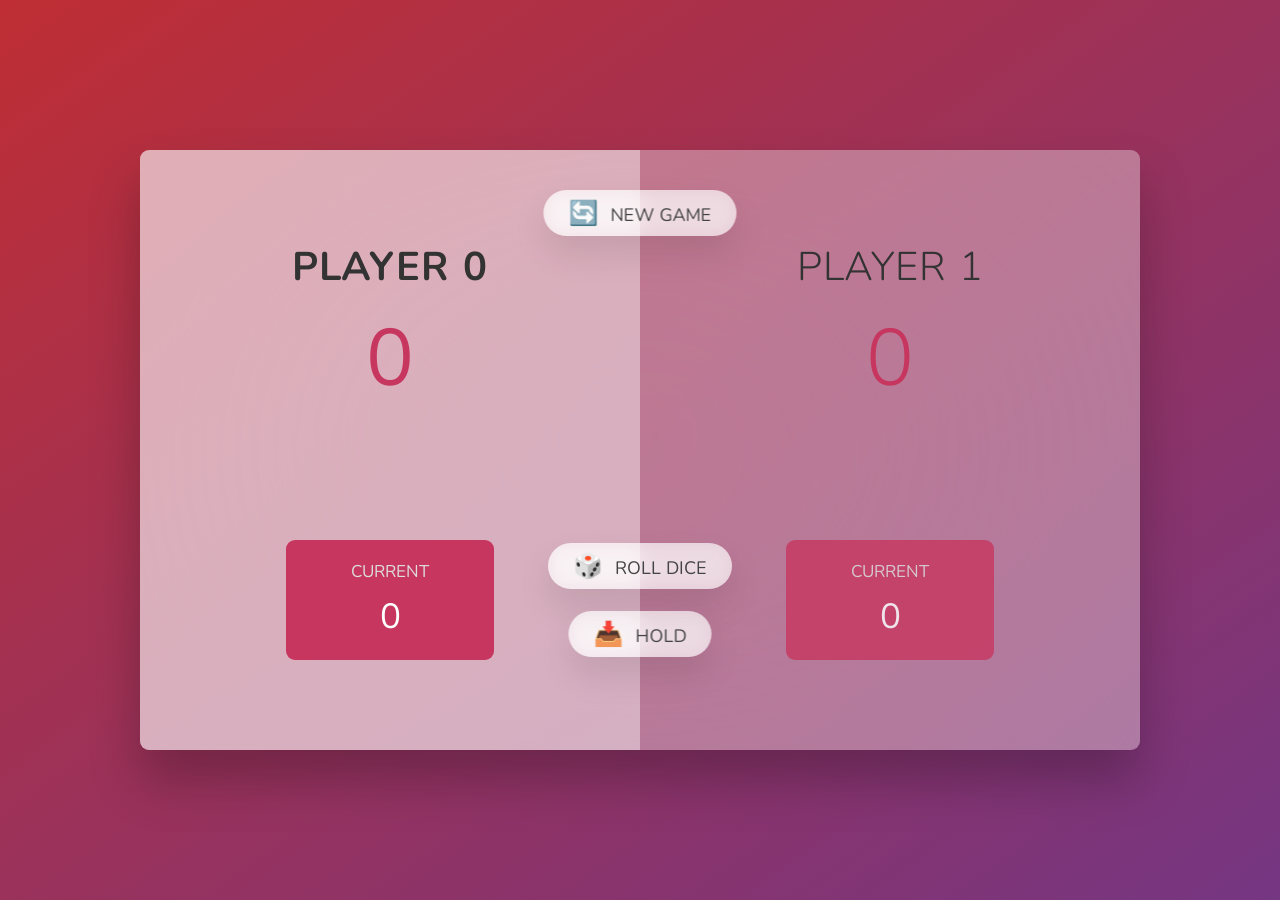
<file: PJS Game Files/index.html>
<!DOCTYPE html>
<html lang="en">
  <head>
    <meta charset="UTF-8" />
    <meta name="viewport" content="width=device-width, initial-scale=1.0" />
    <meta http-equiv="X-UA-Compatible" content="ie=edge" />
    <link rel="stylesheet" href="style.css" />
    <title>Ludo Game</title>
  </head>
  <body>
    <h1 id="winner--text"></h1>
    <main>
      <section class="player player--0 player--active">
        <h2 class="name" id="name--0">Player 0</h2>
        <p class="score" id="score--0">0</p>
        <div class="current">
          <p class="current-label">Current</p>
          <p class="current-score" id="current--0">0</p>
        </div>
      </section>
      <section class="player player--1">
        <h2 class="name" id="name--1">Player 1</h2>
        <p class="score" id="score--1">0</p>
        <div class="current">
          <p class="current-label">Current</p>
          <p class="current-score" id="current--1">0</p>
        </div>
      </section>
      
      <img src="winner.gif" alt="" id="winner--img" class="winner--img">
      <img src="dice-5.png" alt="Playing dice" class="dice hidden" id="dice"/>
      
      
      <button class="btn btn--new" id="restart">🔄 New game</button>
      <button class="btn btn--roll" id="btn--roll">🎲 Roll dice</button> 
      <button class="btn btn--roll play--again" id="btn-play-again">📥 Play Again</button> 
      <button class="btn btn--hold" id="btnHold">📥 Hold</button>
    </main>
    <script src="script.js"></script>
  </body>
</html>
</file>
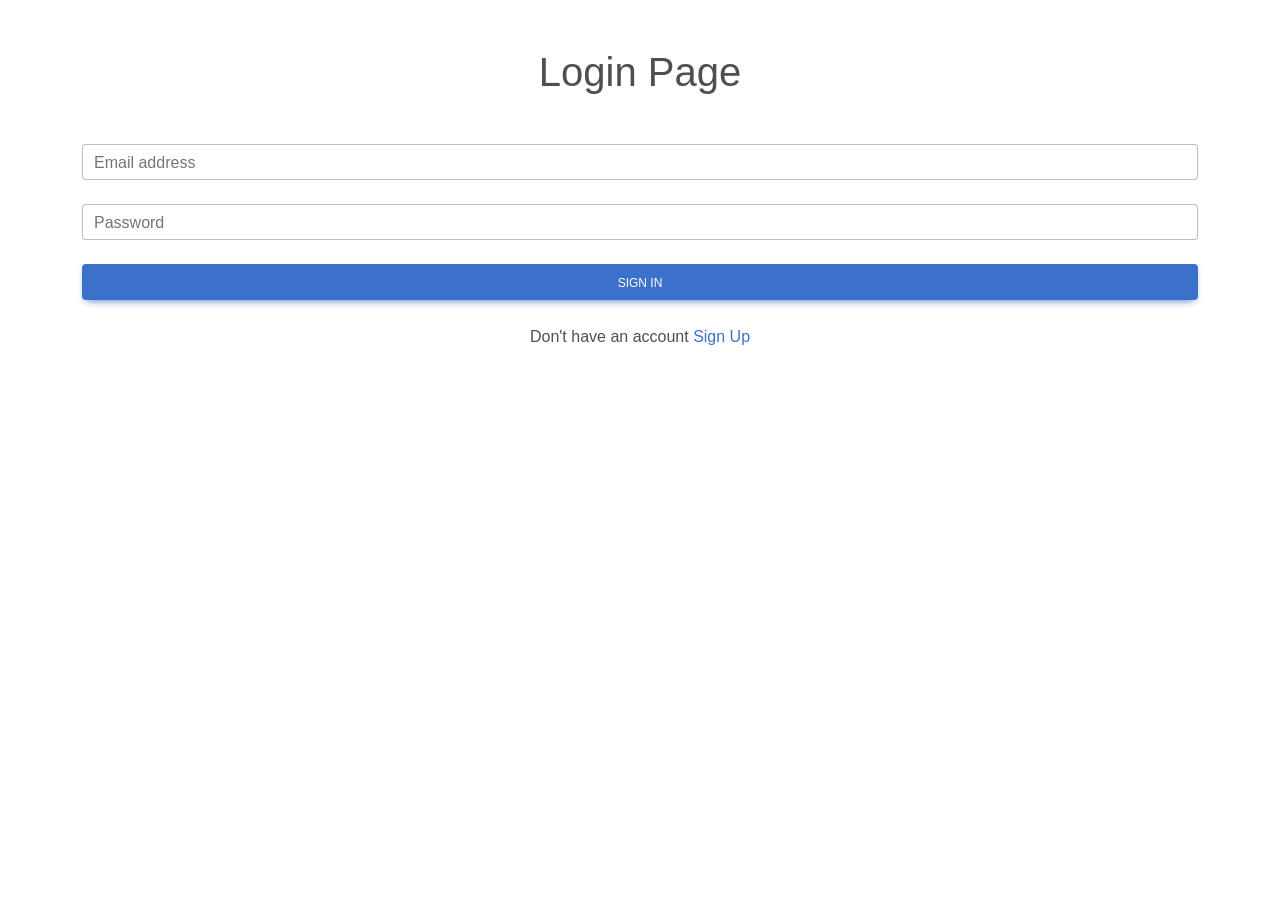
<file: home.html>
<!DOCTYPE html>
<html lang="en">
<head>
    <meta charset="UTF-8">
    <meta name="viewport" content="width=device-width, initial-scale=1.0">
    <title>Home Page</title>
    <link rel="stylesheet" href="mdbootstrap/css/mdb.min.css">
    <script>

        const isUserLogin = sessionStorage.getItem('loginUser');

        if(!isUserLogin){
            location.href = 'login.html'
        }

    </script>
</head>
<body>
    <h1>Home Page</h1>



    <button class="btn btn-danger" onclick="sessionStorage.removeItem('loginUser'); location.href='login.html'">Logout</button>



    
     <script src="mdbootstrap/js/mdb.umd.min.js"></script>
 
</body>
</html>
</file>
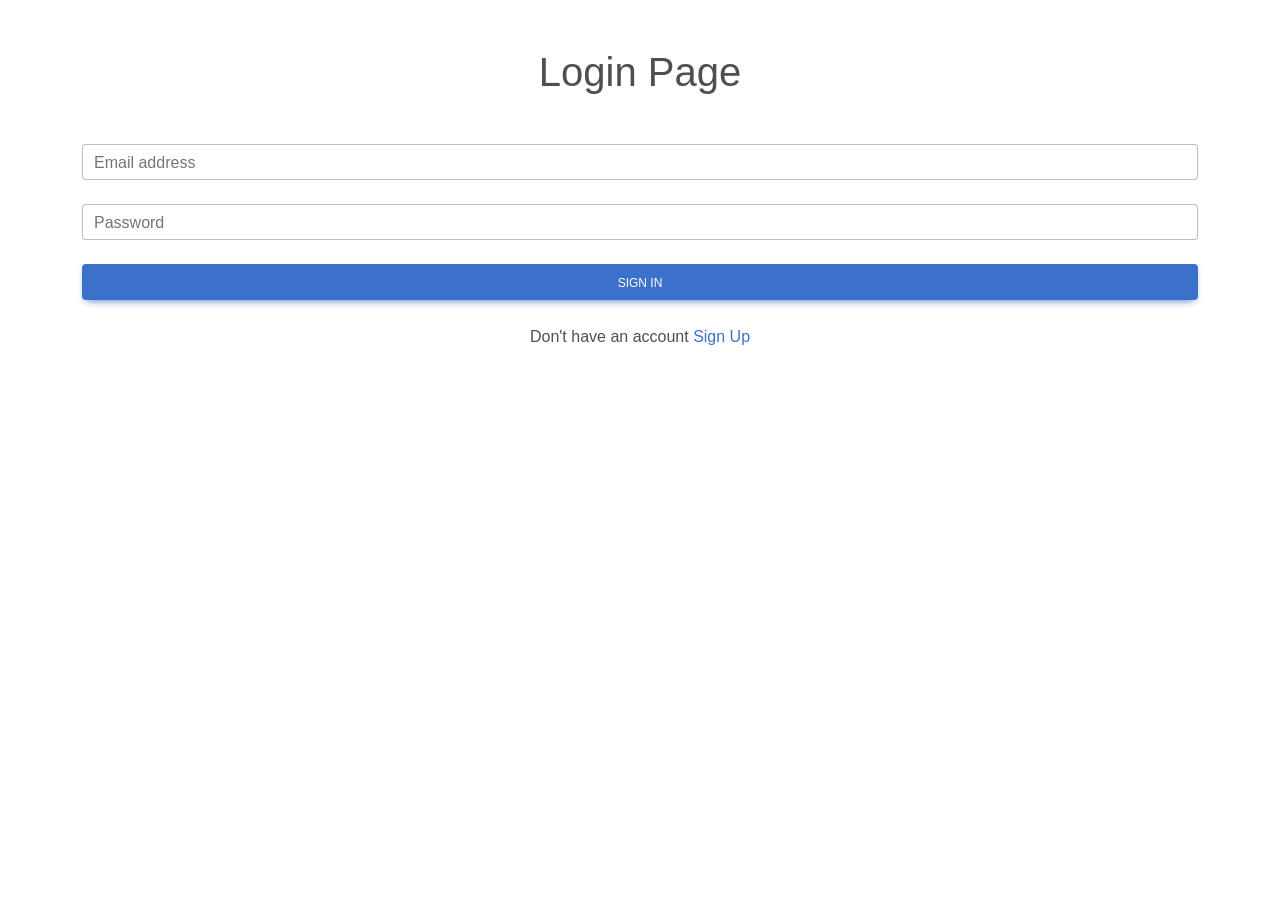
<file: login.html>
<!DOCTYPE html>
<html lang="en">
  <head>
    <meta charset="UTF-8" />
    <meta name="viewport" content="width=device-width, initial-scale=1.0" />
    <title>Login HTML</title>
    <link rel="stylesheet" href="mdbootstrap/css/mdb.min.css" />
    <script>
      const isUserLogin = sessionStorage.getItem("loginUser");

      if (isUserLogin) {
        location.href = "home.html";
      }
    </script>
  </head>
  <body>
    <div class="container">
      <h1 class="text-center my-5">Login Page</h1>

      <form id="loginForm">
        <!-- Email input -->
        <div data-mdb-input-init class="form-outline mb-4">
          <input type="email" id="loginEmail" class="form-control" />
          <label class="form-label" for="loginEmail">Email address</label>
        </div>

        <!-- Password input -->
        <div data-mdb-input-init class="form-outline mb-4">
          <input type="password" id="loginPassword" class="form-control" />
          <label class="form-label" for="loginPassword">Password</label>
        </div>

        <!-- Submit button -->
        <button
          id="loginBtn"
          type="button"
          class="btn btn-primary btn-block mb-4"
        >
          Sign in
        </button>

        <p class="text-center">
          Don't have an account <a href="signup.html">Sign Up</a>
        </p>

        <p class="text-center text-danger" id="message"></p>
      </form>
    </div>

    <script src="mdbootstrap/js/mdb.umd.min.js"></script>
    <script src="login.js"></script>
  </body>
</html>
</file>
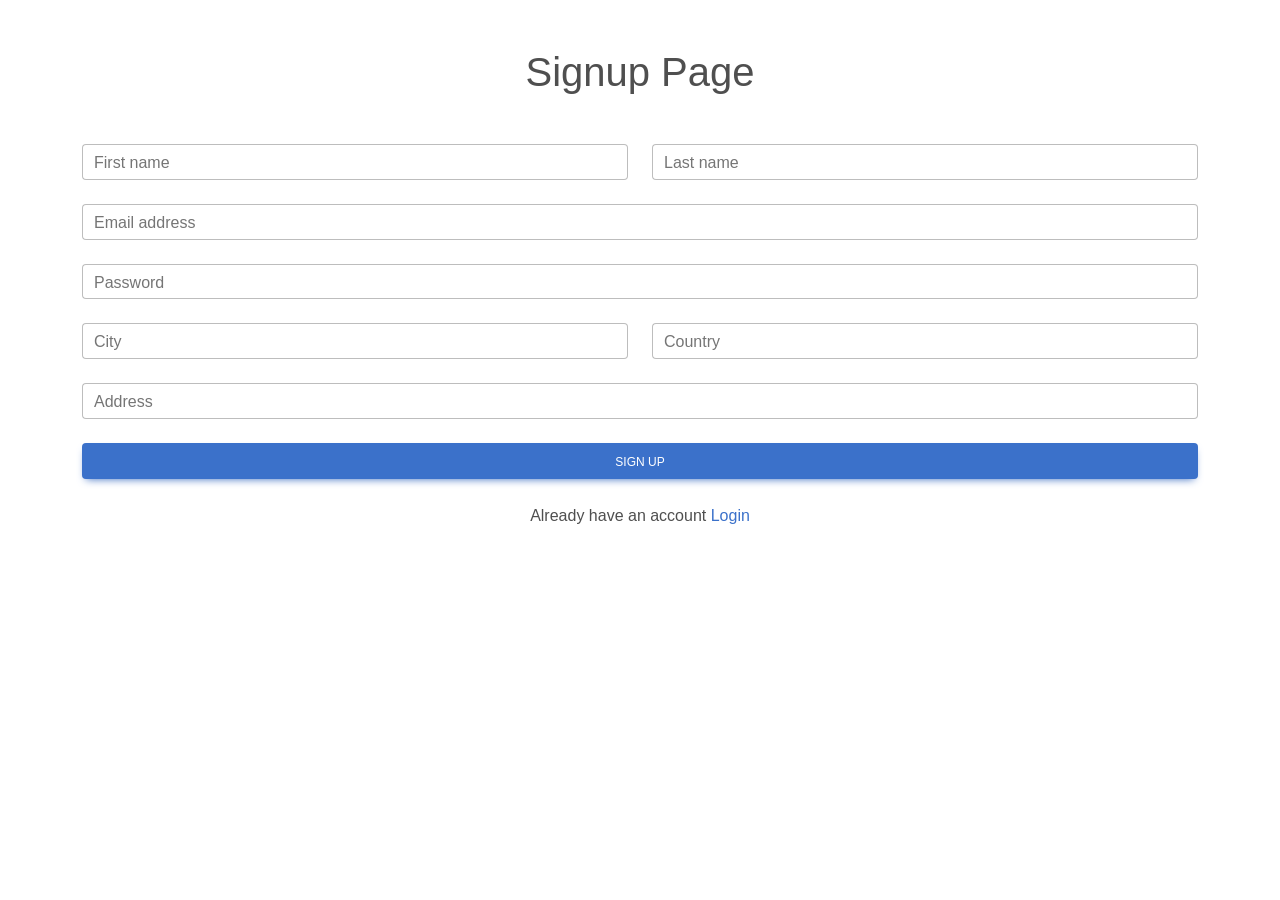
<file: signup.html>
<!DOCTYPE html>
<html lang="en">
  <head>
    <meta charset="UTF-8" />
    <meta name="viewport" content="width=device-width, initial-scale=1.0" />
    <title>SignUp Page</title>
    <link rel="stylesheet" href="mdbootstrap/css/mdb.min.css" />
    <style>
      .hidden {
        display: none;
      }
    </style>
    <script>
      const isUserLogin = sessionStorage.getItem("loginUser");

      if (isUserLogin) {
        location.href = "home.html";
      }
    </script>
  </head>
  <body>
    <div class="container">
      <h1 class="text-center my-5">Signup Page</h1>

      <form id="signupForm">
        <!-- 2 column grid layout with text inputs for the first and last names -->
        <div class="row mb-4">
          <div class="col">
            <div data-mdb-input-init class="form-outline">
              <input type="text" id="firstName" class="form-control" />
              <label class="form-label" for="firstName">First name</label>
            </div>
          </div>
          <div class="col">
            <div data-mdb-input-init class="form-outline">
              <input type="text" id="lastName" class="form-control" />
              <label class="form-label" for="lastName">Last name</label>
            </div>
          </div>
        </div>

        <!-- Email input -->
        <div data-mdb-input-init class="form-outline mb-4">
          <input type="email" id="email" class="form-control" />
          <label class="form-label" for="email">Email address</label>
        </div>

        <!-- Password input -->
        <div data-mdb-input-init class="form-outline mb-4">
          <input type="password" id="password" class="form-control" />
          <label class="form-label" for="password">Password</label>
        </div>

        <div class="row mb-4">
          <div class="col">
            <div data-mdb-input-init class="form-outline">
              <input type="text" id="city" class="form-control" />
              <label class="form-label" for="city">City</label>
            </div>
          </div>
          <div class="col">
            <div data-mdb-input-init class="form-outline">
              <input type="text" id="country" class="form-control" />
              <label class="form-label" for="country">Country</label>
            </div>
          </div>
        </div>

        <div data-mdb-input-init class="form-outline mb-4">
          <input type="text" id="address" class="form-control" />
          <label class="form-label" for="address">Address</label>
        </div>

        <button
          type="button"
          id="signupBtn"
          class="btn btn-primary btn-block mb-4"
        >
          Sign up
        </button>
        <p class="text-center">
          Already have an account <a href="login.html">Login</a>
        </p>
      </form>

      <div
        class="alert alert-success alert-dismissible fade show hidden"
        id="alertMessage"
        role="alert"
      >
        <strong>Holy guacamole!</strong> You should check in on some of those
        fields below.
        <button
          type="button"
          class="btn-close"
          data-bs-dismiss="alert"
          aria-label="Close"
        ></button>
      </div>
    </div>

    <script src="mdbootstrap/js/mdb.umd.min.js"></script>
    <script
      src="https://cdn.jsdelivr.net/npm/bootstrap@5.3.8/dist/js/bootstrap.bundle.min.js"
      integrity="sha384-FKyoEForCGlyvwx9Hj09JcYn3nv7wiPVlz7YYwJrWVcXK/BmnVDxM+D2scQbITxI"
      crossorigin="anonymous"
    ></script>

    <script src="script.js"></script>
  </body>
</html>
</file>
<file: PJS Game Files/style.css>
@import url('https://fonts.googleapis.com/css2?family=Nunito&display=swap');

* {
  margin: 0;
  padding: 0;
  box-sizing: inherit;
}

html {
  font-size: 62.5%;
  box-sizing: border-box;
}

body {
  font-family: 'Nunito', sans-serif;
  font-weight: 400;
  height: 100vh;
  color: #333;
  background-image: linear-gradient(to top left, #753682 0%, #bf2e34 100%);
  display: flex;
  flex-direction: column;
  align-items: center;
  justify-content: center;
}
#winner--text{
  color: white;
  font-size: 34px;
}

/* LAYOUT */
main {
  position: relative;
  width: 100rem;
  height: 60rem;
  background-color: rgba(255, 255, 255, 0.35);
  backdrop-filter: blur(200px);
  filter: blur();
  box-shadow: 0 3rem 5rem rgba(0, 0, 0, 0.25);
  border-radius: 9px;
  overflow: hidden;
  display: flex;
}

.player {
  flex: 50%;
  padding: 9rem;
  display: flex;
  flex-direction: column;
  align-items: center;
  transition: all 0.75s;
}

/* ELEMENTS */
.name {
  position: relative;
  font-size: 4rem;
  text-transform: uppercase;
  letter-spacing: 1px;
  word-spacing: 2px;
  font-weight: 300;
  margin-bottom: 1rem;
}

.score {
  font-size: 8rem;
  font-weight: 300;
  color: #c7365f;
  margin-bottom: auto;
}

.player--active {
  background-color: rgba(255, 255, 255, 0.4);
}
.player--active .name {
  font-weight: 700;
}
.player--active .score {
  font-weight: 400;
}

.player--active .current {
  opacity: 1;
}

.current {
  background-color: #c7365f;
  opacity: 0.8;
  border-radius: 9px;
  color: #fff;
  width: 65%;
  padding: 2rem;
  text-align: center;
  transition: all 0.75s;
}

.current-label {
  text-transform: uppercase;
  margin-bottom: 1rem;
  font-size: 1.7rem;
  color: #ddd;
}

.current-score {
  font-size: 3.5rem;
}

/* ABSOLUTE POSITIONED ELEMENTS */
.btn {
  position: absolute;
  left: 50%;
  transform: translateX(-50%);
  color: #444;
  background: none;
  border: none;
  font-family: inherit;
  font-size: 1.8rem;
  text-transform: uppercase;
  cursor: pointer;
  font-weight: 400;
  transition: all 0.2s;

  background-color: white;
  background-color: rgba(255, 255, 255, 0.6);
  backdrop-filter: blur(10px);

  padding: 0.7rem 2.5rem;
  border-radius: 50rem;
  box-shadow: 0 1.75rem 3.5rem rgba(0, 0, 0, 0.1);
}

.btn::first-letter {
  font-size: 2.4rem;
  display: inline-block;
  margin-right: 0.7rem;
}

.btn--new {
  top: 4rem;
}
.btn--roll {
  top: 39.3rem;
}
.btn--hold {
  top: 46.1rem;
}

.btn:active {
  transform: translate(-50%, 3px);
  box-shadow: 0 1rem 2rem rgba(0, 0, 0, 0.15);
}

.btn:focus {
  outline: none;
}

.dice {
  position: absolute;
  left: 50%;
  top: 16.5rem;
  transform: translateX(-50%);
  height: 10rem;
  box-shadow: 0 2rem 5rem rgba(0, 0, 0, 0.2);
}

.player--winner {
  background-color: #2f2f2f;
}

.player--winner .name {
  font-weight: 700;
  color: #c7365f;
}
.winner--img{
  display: none;
  position: absolute;
  margin-top: 70px;
  width: 300px;
  left: 50%;
  right: 50%;
  transform: translateX(-50%);
}
.hidden{
  display: none;
}
.play--again{
  display: none;
}
</file>
